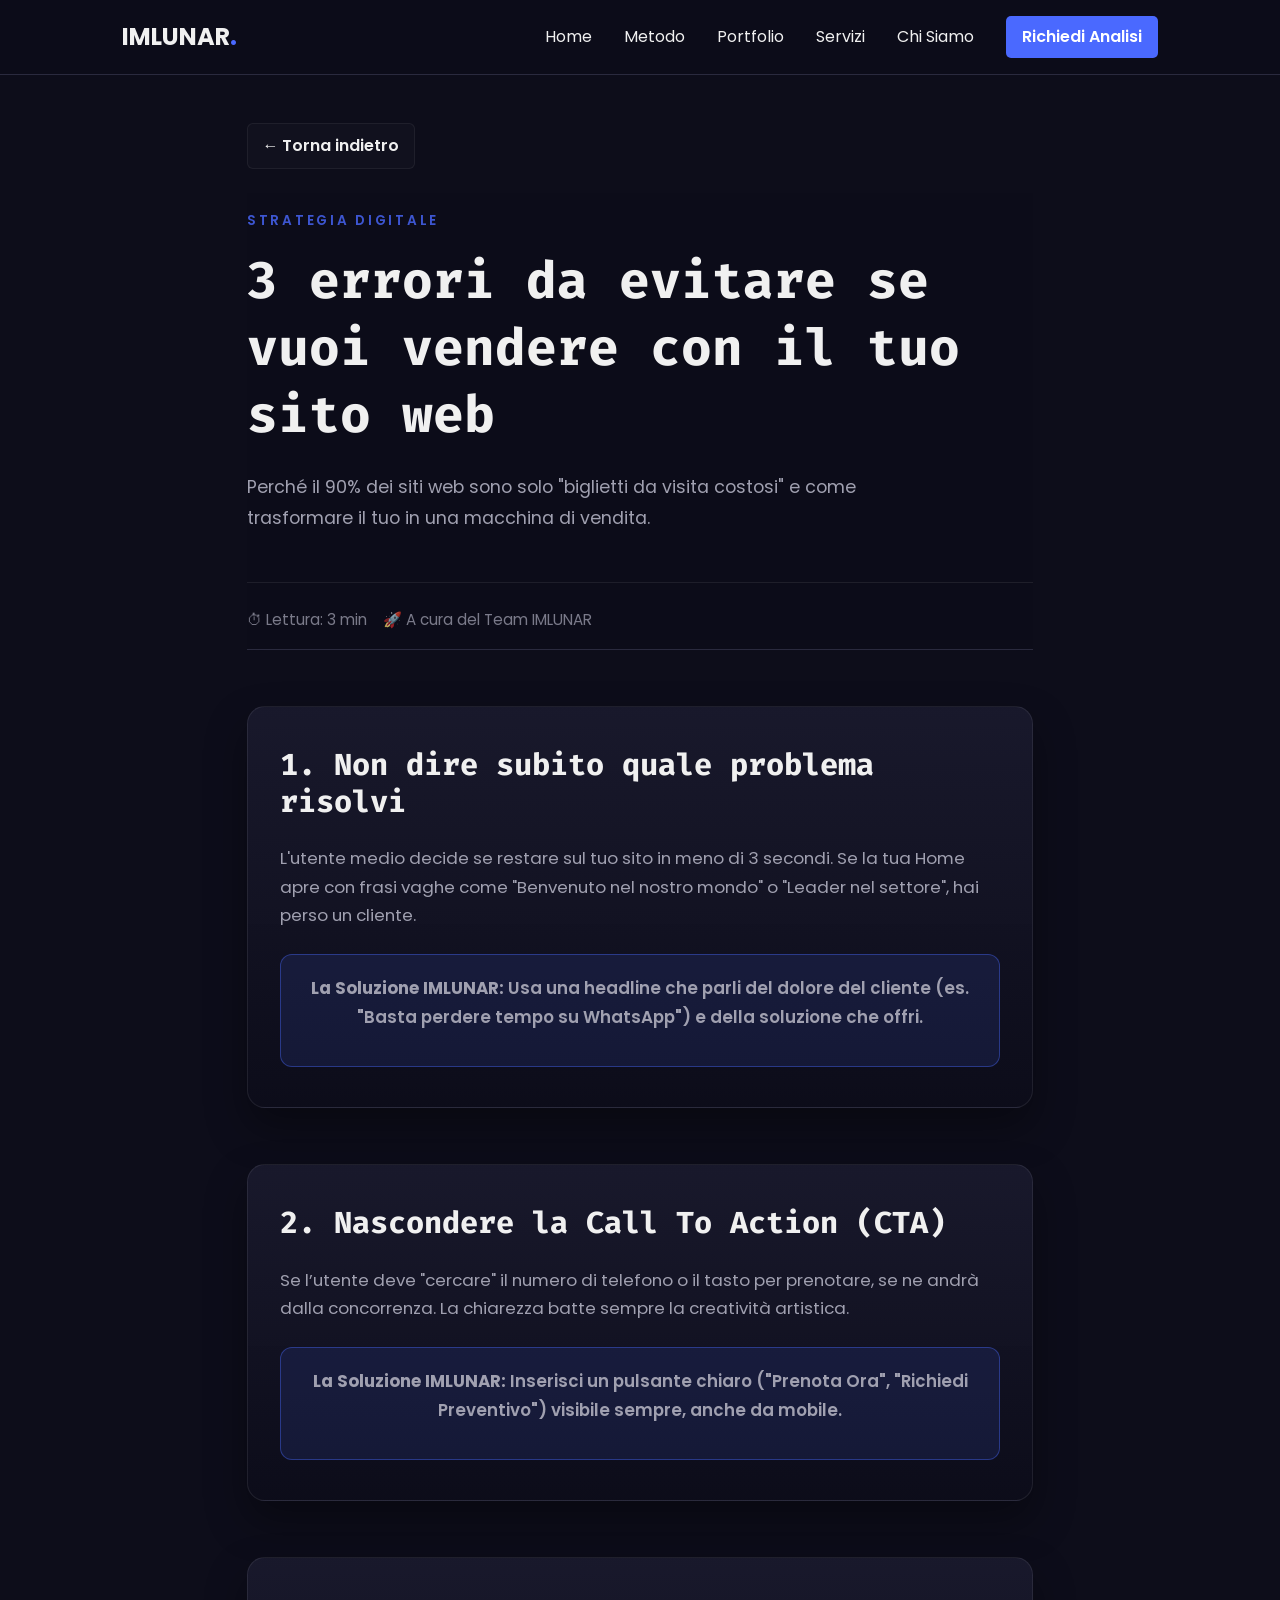
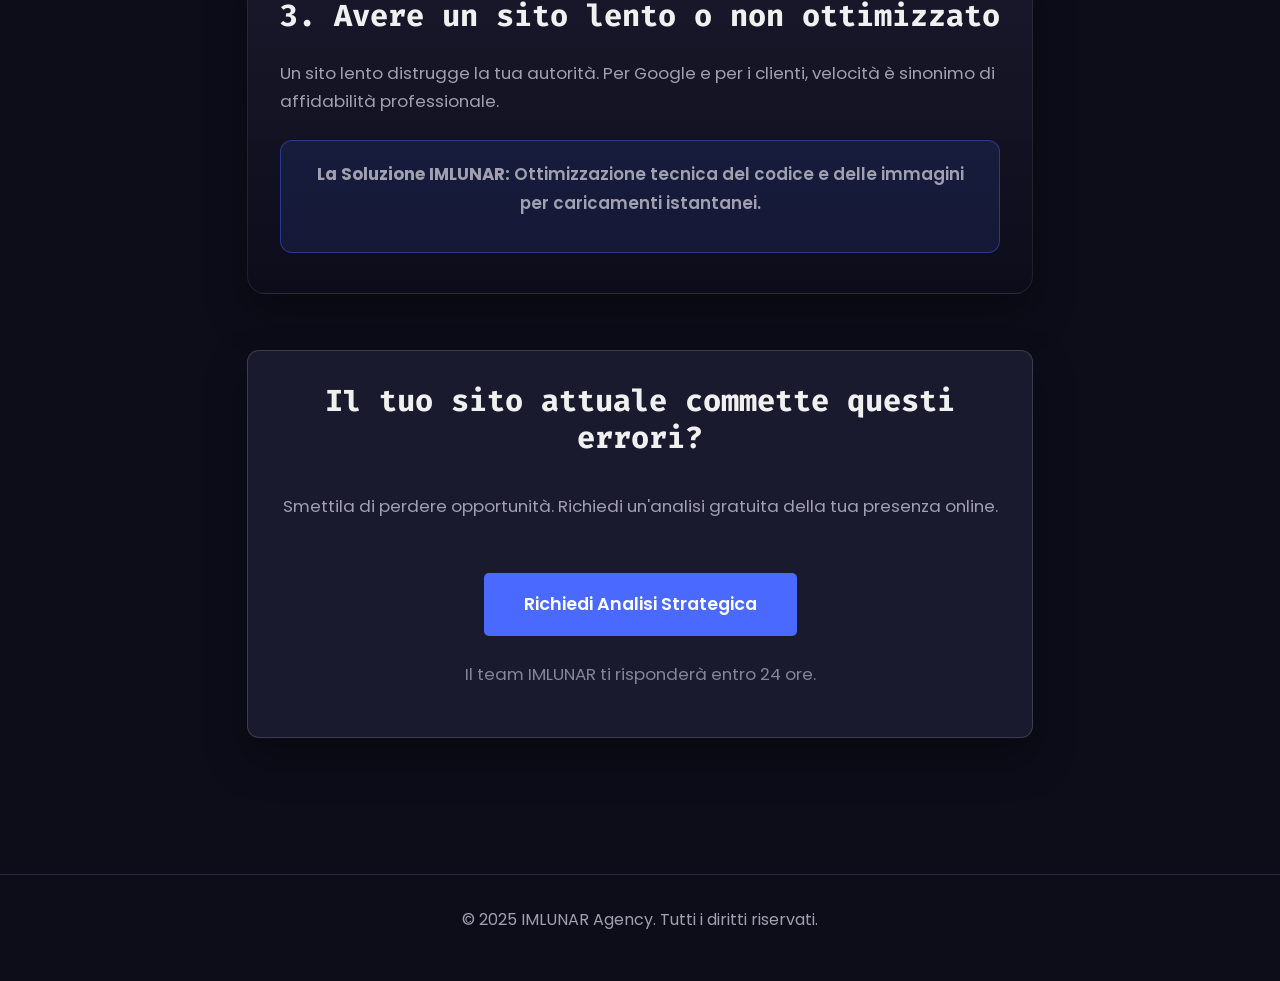
<file: articolo-errori-sito.html>
<!DOCTYPE html>
<html lang="it">

<head>
    <meta charset="UTF-8" />
    <meta name="viewport" content="width=device-width, initial-scale=1.0" />

    <title>3 errori da evitare se vuoi vendere con il tuo sito web | IMLUNAR Agency</title>
    <link rel="icon" type="image/svg+xml" href="favicon.svg">

    <meta name="description"
        content="I tre errori più comuni che impediscono a un sito web di generare clienti e risultati. Mini-guida pratica di IMLUNAR Agency.">

    <meta name="keywords"
        content="errori sito web, sito che non converte, migliorare sito web, vendere con sito, ottimizzare sito web">

    <link rel="stylesheet" href="style.css" />
</head>

<body>

    <header>
        <nav class="container" aria-label="Navigazione principale">
            <a href="index.html" class="logo">IMLUNAR<span style="color:var(--accent-color);">.</span></a>

            <button class="nav-toggle" aria-expanded="false" aria-label="Apri menu" aria-controls="primary-navigation">
                <span class="bar"></span>
                <span class="bar"></span>
                <span class="bar"></span>
            </button>

            <div class="nav-menu" id="primary-navigation">
                <ul>
                    <li><a href="index.html#hero">Home</a></li>
                    <li><a href="index.html#metodo">Metodo</a></li>
                    <li><a href="index.html#progetti">Portfolio</a></li>
                    <li><a href="index.html#servizi">Servizi</a></li>
                    <li><a href="index.html#chi-siamo">Chi Siamo</a></li>
                </ul>
                <a href="index.html#contatti" class="nav-cta">Richiedi Analisi</a>
            </div>
        </nav>
    </header>

    <main class="blog-article container">
        <a href="index.html" class="back-btn" onclick="history.back(); return false;" aria-label="Torna alla pagina precedente">&#8592; Torna indietro</a>
        <header class="blog-hero">
            <p class="blog-eyebrow">Strategia Digitale</p>

            <h1>3 errori da evitare se vuoi vendere con il tuo sito web</h1>

            <p class="section-subtitle">
                Perché il 90% dei siti web sono solo "biglietti da visita costosi" e come trasformare il tuo in una macchina di vendita.
            </p>

            <div class="blog-meta">
                <span>⏱ Lettura: 3 min</span>
                <span>🚀 A cura del Team IMLUNAR</span>
            </div>
        </header>

        <article>

            <section class="blog-section">
                <h2>1. Non dire subito quale problema risolvi</h2>
                <p>
                    L'utente medio decide se restare sul tuo sito in meno di 3 secondi. Se la tua Home apre con frasi vaghe come "Benvenuto nel nostro mondo" o "Leader nel settore", hai perso un cliente.
                </p>

                <div class="blog-highlight">
                    <p><strong>La Soluzione IMLUNAR:</strong> Usa una headline che parli del dolore del cliente (es. "Basta perdere tempo su WhatsApp") e della soluzione che offri.</p>
                </div>
            </section>

            <section class="blog-section">
                <h2>2. Nascondere la Call To Action (CTA)</h2>
                <p>
                    Se l’utente deve "cercare" il numero di telefono o il tasto per prenotare, se ne andrà dalla concorrenza. La chiarezza batte sempre la creatività artistica.
                </p>

                <div class="blog-highlight">
                    <p><strong>La Soluzione IMLUNAR:</strong> Inserisci un pulsante chiaro ("Prenota Ora", "Richiedi Preventivo") visibile sempre, anche da mobile.</p>
                </div>
            </section>

            <section class="blog-section">
                <h2>3. Avere un sito lento o non ottimizzato</h2>
                <p>
                    Un sito lento distrugge la tua autorità. Per Google e per i clienti, velocità è sinonimo di affidabilità professionale.
                </p>

                <div class="blog-highlight">
                    <p><strong>La Soluzione IMLUNAR:</strong> Ottimizzazione tecnica del codice e delle immagini per caricamenti istantanei.</p>
                </div>
            </section>
            
            <section class="blog-section blog-cta">
                <h2>Il tuo sito attuale commette questi errori?</h2>
                <p>Smettila di perdere opportunità. Richiedi un'analisi gratuita della tua presenza online.</p>

                <a href="index.html#contatti" class="btn btn-primary btn-contact">
                    Richiedi Analisi Strategica
                </a>

                <p class="cta-note">Il team IMLUNAR ti risponderà entro 24 ore.</p>
            </section>

        </article>
    </main>

    <footer>
        <p>&copy; 2025 IMLUNAR Agency. Tutti i diritti riservati.</p>
    </footer>

    <script src="script.js"></script>
</body>

</html>
</file>
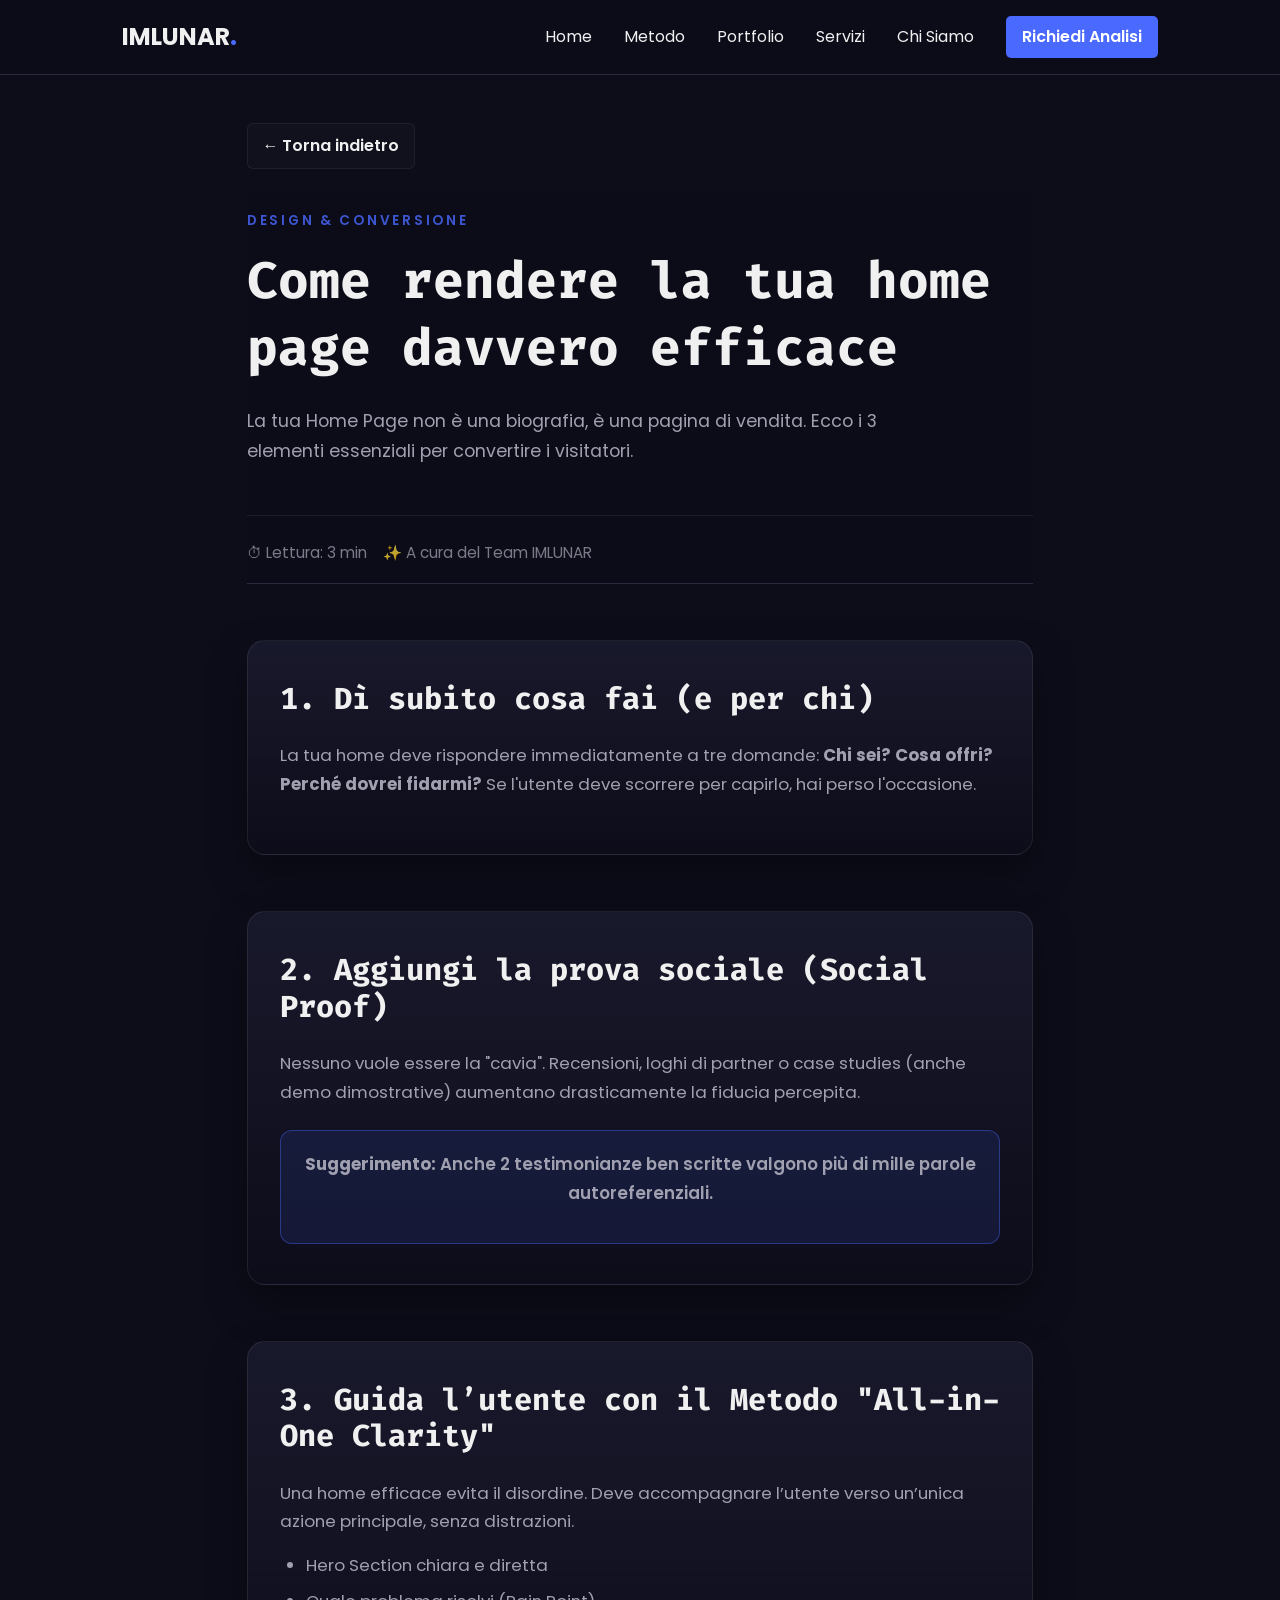
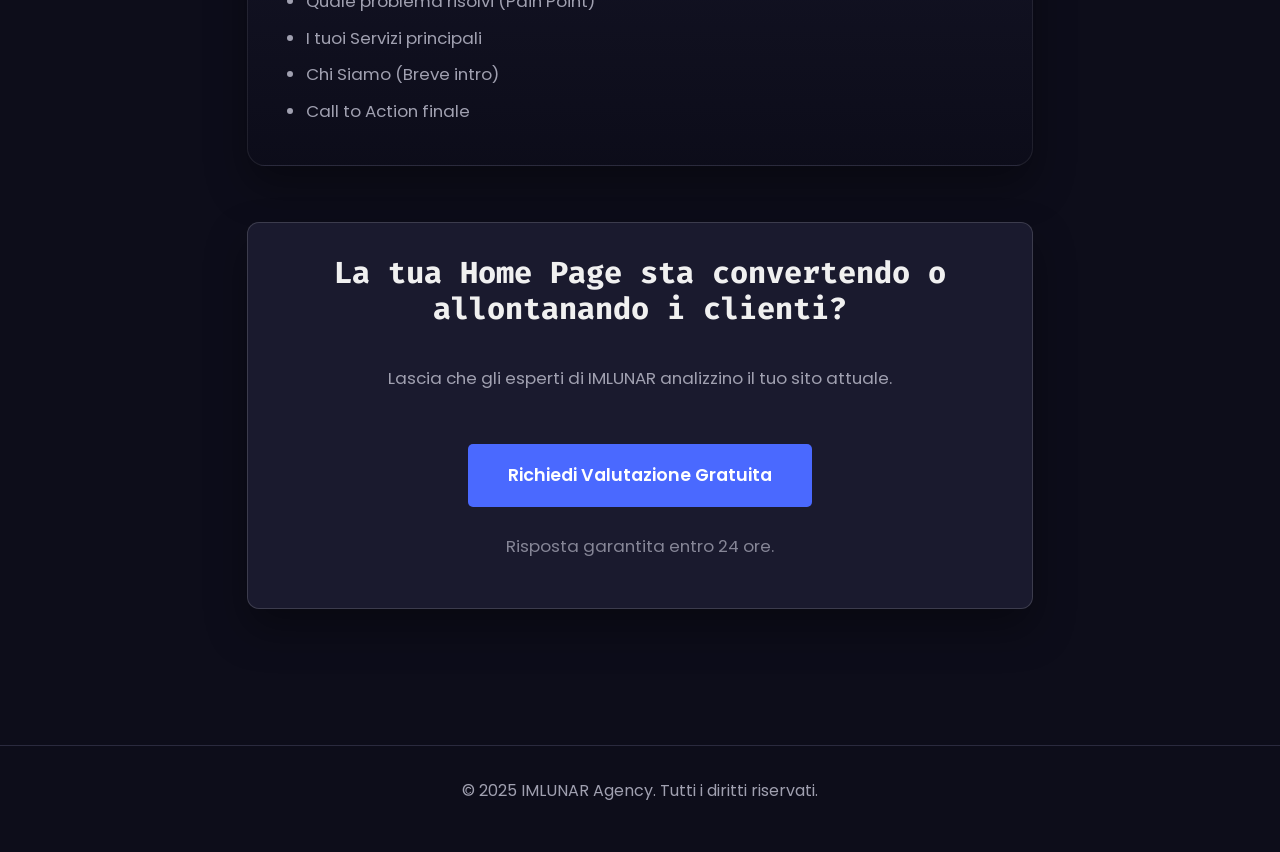
<file: articolo-homepage-efficace.html>
<!DOCTYPE html>
<html lang="it">

<head>
    <meta charset="UTF-8" />
    <meta name="viewport" content="width=device-width, initial-scale=1.0" />

    <title>Come rendere la tua home page davvero efficace | IMLUNAR Agency</title>
    <link rel="icon" type="image/svg+xml" href="favicon.svg">

    <meta name="description"
        content="Scopri i tre elementi fondamentali che rendono una home page chiara, professionale ed efficace. I consigli di IMLUNAR Agency.">

    <meta name="keywords"
        content="home page efficace, migliorare homepage, sito che converte, struttura home page, web design chiaro">

    <link rel="stylesheet" href="style.css" />
</head>

<body>

    <header>
        <nav class="container" aria-label="Navigazione principale">
            <a href="index.html" class="logo">IMLUNAR<span style="color:var(--accent-color);">.</span></a>

            <button class="nav-toggle" aria-expanded="false" aria-label="Apri menu" aria-controls="primary-navigation">
                <span class="bar"></span>
                <span class="bar"></span>
                <span class="bar"></span>
            </button>

            <div class="nav-menu" id="primary-navigation">
                <ul>
                    <li><a href="index.html#hero">Home</a></li>
                    <li><a href="index.html#metodo">Metodo</a></li>
                    <li><a href="index.html#progetti">Portfolio</a></li>
                    <li><a href="index.html#servizi">Servizi</a></li>
                    <li><a href="index.html#chi-siamo">Chi Siamo</a></li>
                </ul>
                <a href="index.html#contatti" class="nav-cta">Richiedi Analisi</a>
            </div>
        </nav>
    </header>

    <main class="blog-article container">
        <a href="index.html" class="back-btn" onclick="history.back(); return false;" aria-label="Torna alla pagina precedente">&#8592; Torna indietro</a>
        <header class="blog-hero">
            <p class="blog-eyebrow">Design & Conversione</p>

            <h1>Come rendere la tua home page davvero efficace</h1>

            <p class="section-subtitle">
                La tua Home Page non è una biografia, è una pagina di vendita. Ecco i 3 elementi essenziali per convertire i visitatori.
            </p>

            <div class="blog-meta">
                <span>⏱ Lettura: 3 min</span>
                <span>✨ A cura del Team IMLUNAR</span>
            </div>
        </header>

        <article>

            <section class="blog-section">
                <h2>1. Dì subito cosa fai (e per chi)</h2>
                <p>
                    La tua home deve rispondere immediatamente a tre domande:
                    <strong>Chi sei? Cosa offri? Perché dovrei fidarmi?</strong>
                    Se l'utente deve scorrere per capirlo, hai perso l'occasione.
                </p>
            </section>

            <section class="blog-section">
                <h2>2. Aggiungi la prova sociale (Social Proof)</h2>
                <p>
                    Nessuno vuole essere la "cavia". Recensioni, loghi di partner o case studies (anche demo dimostrative) aumentano drasticamente la fiducia percepita.
                </p>

                <div class="blog-highlight">
                    <p><strong>Suggerimento:</strong> Anche 2 testimonianze ben scritte valgono più di mille parole autoreferenziali.</p>
                </div>
            </section>

            <section class="blog-section">
                <h2>3. Guida l’utente con il Metodo "All-in-One Clarity"</h2>
                <p>
                    Una home efficace evita il disordine. Deve accompagnare l’utente verso un’unica azione principale, senza distrazioni.
                </p>

                <ul class="blog-list">
                    <li>Hero Section chiara e diretta</li>
                    <li>Quale problema risolvi (Pain Point)</li>
                    <li>I tuoi Servizi principali</li>
                    <li>Chi Siamo (Breve intro)</li>
                    <li>Call to Action finale</li>
                </ul>
            </section>

            <section class="blog-section blog-cta">
                <h2>La tua Home Page sta convertendo o allontanando i clienti?</h2>
                <p>Lascia che gli esperti di IMLUNAR analizzino il tuo sito attuale.</p>

                <a href="index.html#contatti" class="btn btn-primary btn-contact">
                    Richiedi Valutazione Gratuita
                </a>

                <p class="cta-note">Risposta garantita entro 24 ore.</p>
            </section>

        </article>
    </main>

    <footer>
        <p>&copy; 2025 IMLUNAR Agency. Tutti i diritti riservati.</p>
    </footer>

    <script src="script.js"></script>
</body>

</html>
</file>
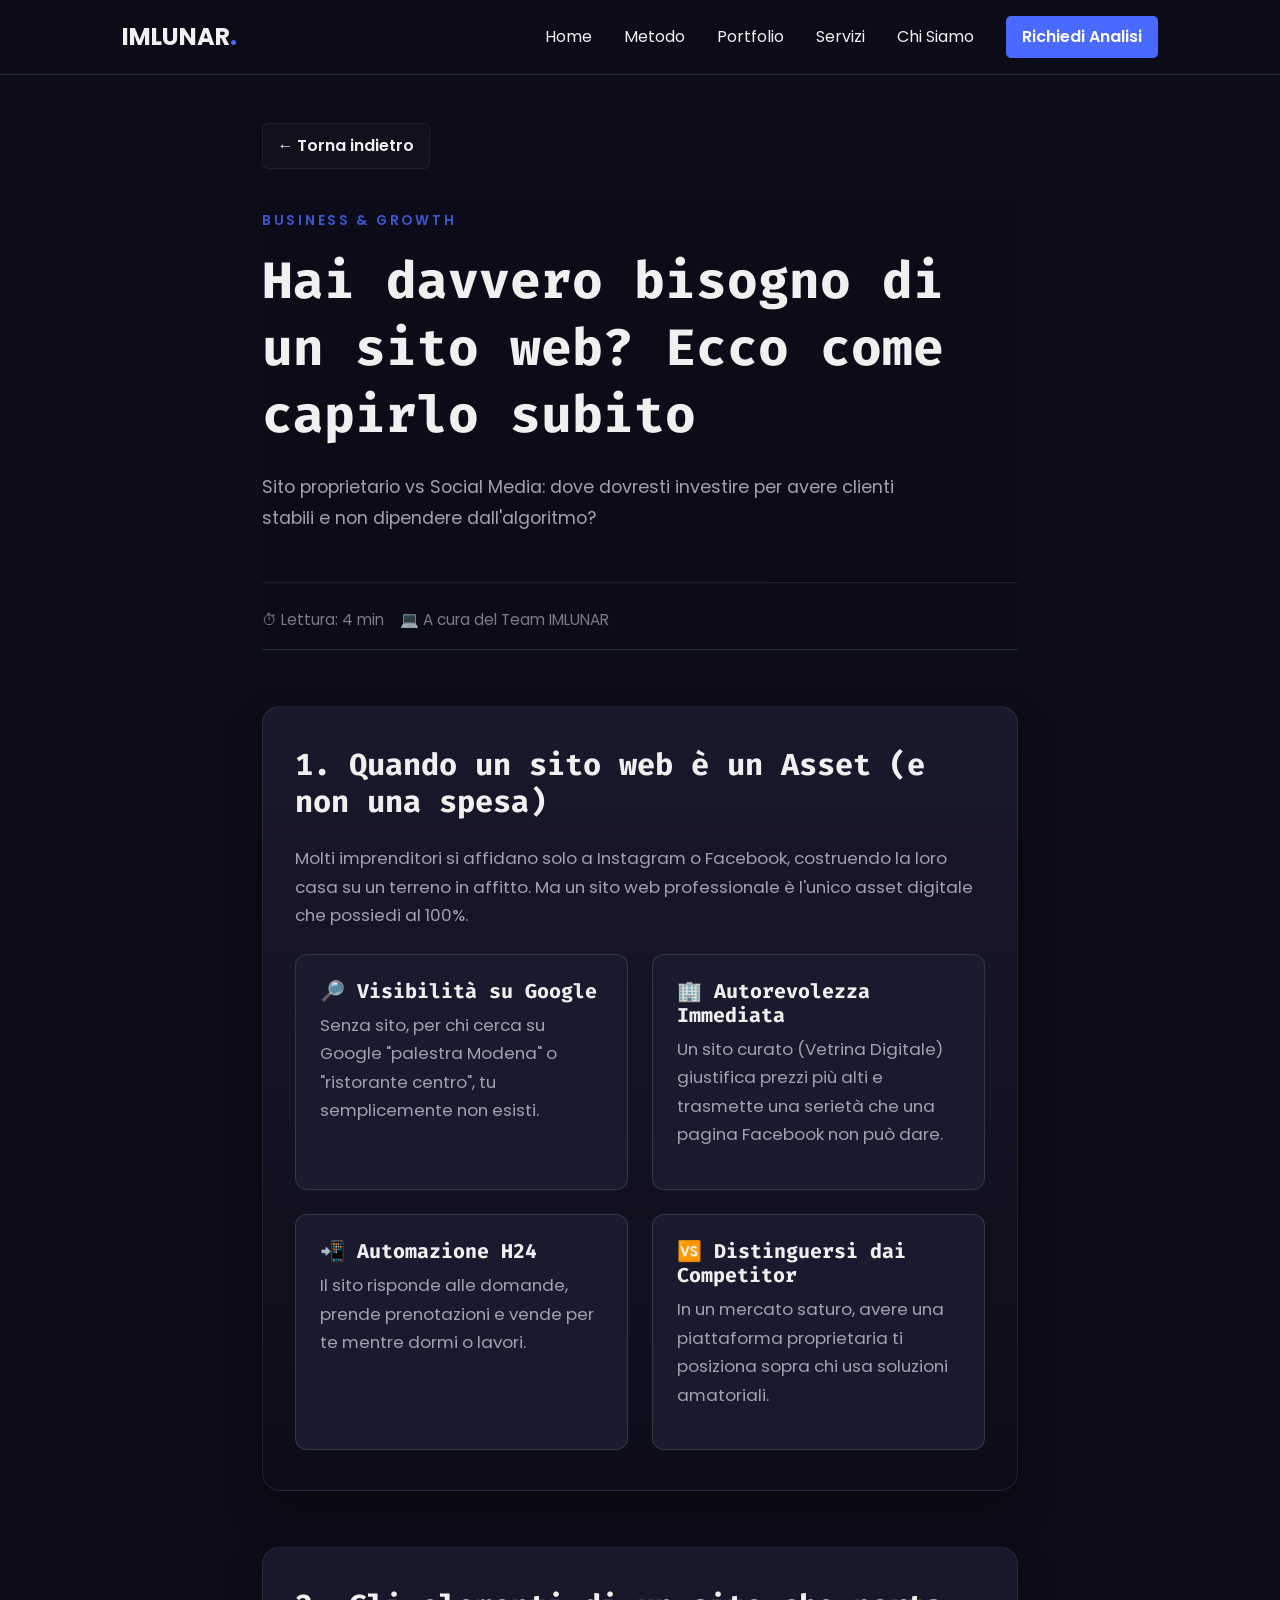
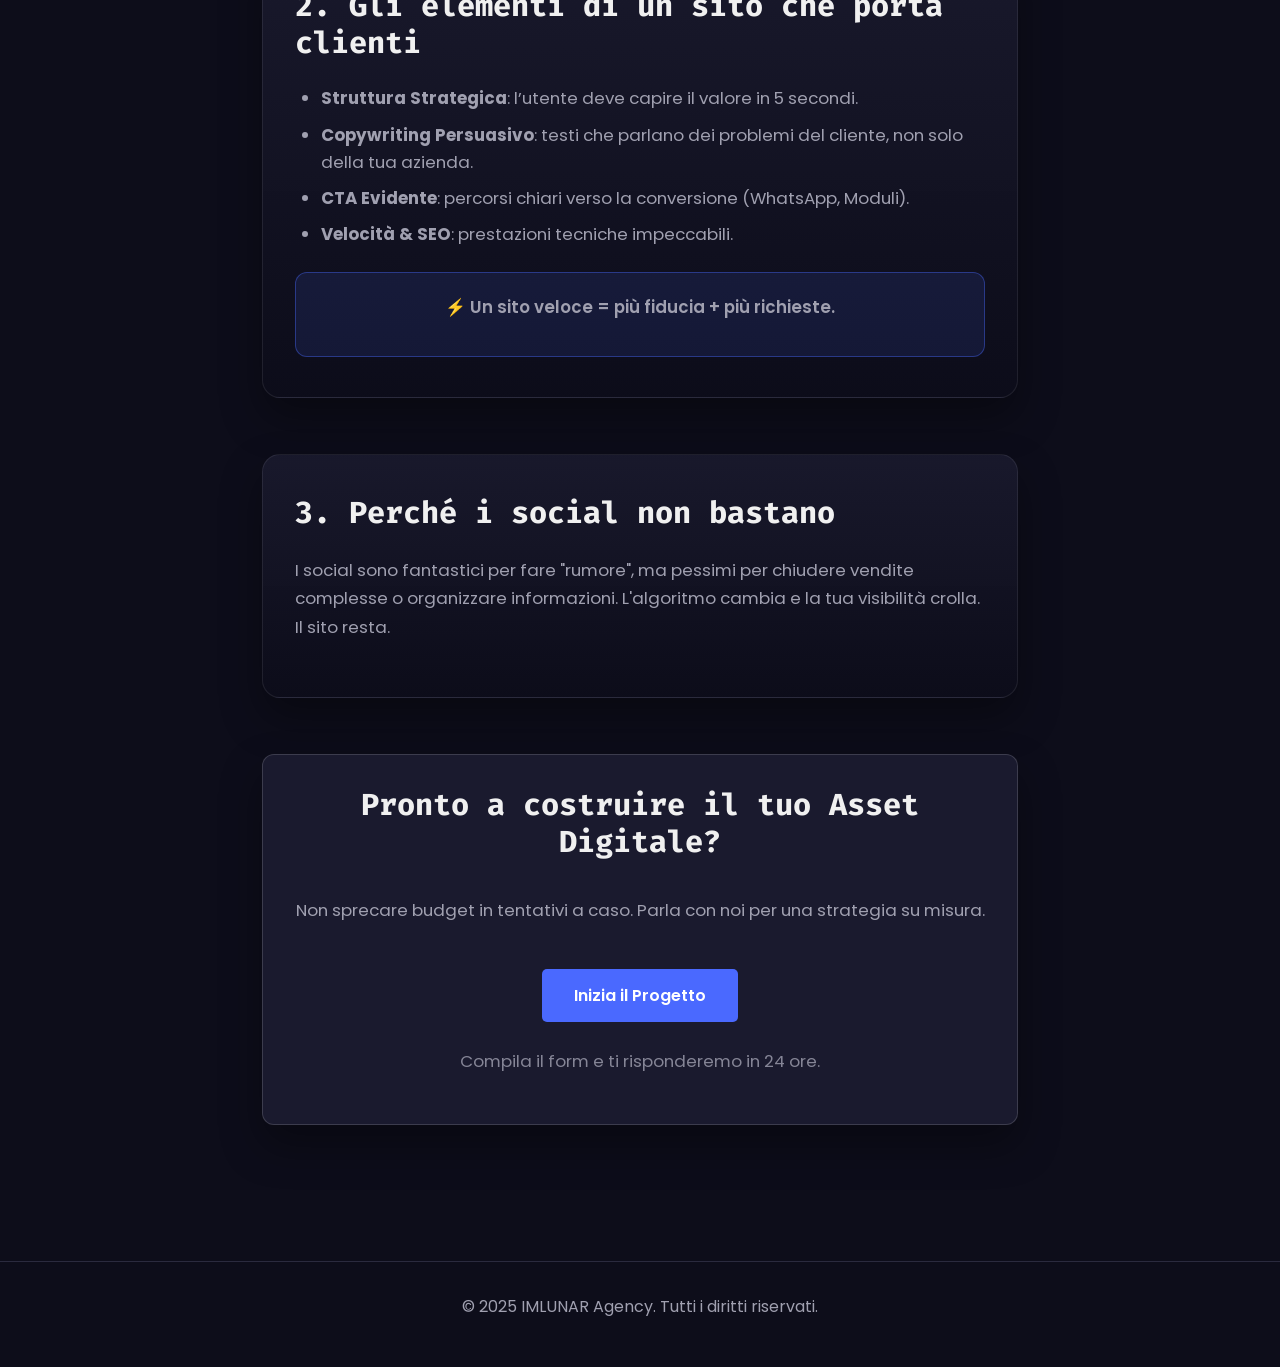
<file: articolo1-sito-web.html>
<!DOCTYPE html>
<html lang="it">

<head>
    <meta charset="UTF-8" />
    <meta name="viewport" content="width=device-width, initial-scale=1.0" />

    <title>Hai davvero bisogno di un sito web? | IMLUNAR Agency</title>
    <link rel="icon" type="image/svg+xml" href="favicon.svg">

    <meta name="description"
        content="Guida rapida per capire se la tua attività ha davvero bisogno di un sito web professionale o se bastano i social. L'analisi di IMLUNAR Agency.">
    <meta name="keywords"
        content="sito web professionale, creare sito web, sito per attività locali, social vs sito web, IMLUNAR agency">

    <link rel="stylesheet" href="style.css" />
</head>

<body class="blog-page">

    <header>
        <nav class="container" aria-label="Navigazione principale">
            <a href="index.html" class="logo">IMLUNAR<span style="color:var(--accent-color);">.</span></a>

            <button class="nav-toggle" aria-expanded="false" aria-label="Apri menu" aria-controls="primary-navigation">
                <span class="bar"></span>
                <span class="bar"></span>
                <span class="bar"></span>
            </button>

            <div class="nav-menu" id="primary-navigation">
                <ul>
                    <li><a href="index.html#hero">Home</a></li>
                    <li><a href="index.html#metodo">Metodo</a></li>
                    <li><a href="index.html#progetti">Portfolio</a></li>
                    <li><a href="index.html#servizi">Servizi</a></li>
                    <li><a href="index.html#chi-siamo">Chi Siamo</a></li>
                </ul>
                <a href="index.html#contatti" class="nav-cta">Richiedi Analisi</a>
            </div>
        </nav>
    </header>

    <main class="blog-article container">
        <a href="index.html" class="back-btn" onclick="history.back(); return false;" aria-label="Torna alla pagina precedente">&#8592; Torna indietro</a>
        <header class="blog-hero">
            <p class="blog-eyebrow">Business & Growth</p>

            <h1>Hai davvero bisogno di un sito web? Ecco come capirlo subito</h1>

            <p class="section-subtitle">
                Sito proprietario vs Social Media: dove dovresti investire per avere clienti stabili e non dipendere dall'algoritmo?
            </p>

            <div class="blog-meta">
                <span>⏱ Lettura: 4 min</span>
                <span>💻 A cura del Team IMLUNAR</span>
            </div>
        </header>

        <article>
            <section class="blog-section">
                <h2>1. Quando un sito web è un Asset (e non una spesa)</h2>
                <p>Molti imprenditori si affidano solo a Instagram o Facebook, costruendo la loro casa su un terreno in affitto. Ma un sito web professionale è l'unico asset digitale che possiedi al 100%.</p>

                <div class="blog-grid-2">
                    <div class="blog-box">
                        <h3>🔎 Visibilità su Google</h3>
                        <p>Senza sito, per chi cerca su Google "palestra Modena" o "ristorante centro", tu semplicemente non esisti.</p>
                    </div>

                    <div class="blog-box">
                        <h3>🏢 Autorevolezza Immediata</h3>
                        <p>Un sito curato (Vetrina Digitale) giustifica prezzi più alti e trasmette una serietà che una pagina Facebook non può dare.</p>
                    </div>

                    <div class="blog-box">
                        <h3>📲 Automazione H24</h3>
                        <p>Il sito risponde alle domande, prende prenotazioni e vende per te mentre dormi o lavori.</p>
                    </div>

                    <div class="blog-box">
                        <h3>🆚 Distinguersi dai Competitor</h3>
                        <p>In un mercato saturo, avere una piattaforma proprietaria ti posiziona sopra chi usa soluzioni amatoriali.</p>
                    </div>
                </div>
            </section>

            <section class="blog-section">
                <h2>2. Gli elementi di un sito che porta clienti</h2>

                <ul class="blog-list">
                    <li><strong>Struttura Strategica</strong>: l’utente deve capire il valore in 5 secondi.</li>
                    <li><strong>Copywriting Persuasivo</strong>: testi che parlano dei problemi del cliente, non solo della tua azienda.</li>
                    <li><strong>CTA Evidente</strong>: percorsi chiari verso la conversione (WhatsApp, Moduli).</li>
                    <li><strong>Velocità & SEO</strong>: prestazioni tecniche impeccabili.</li>
                </ul>

                <div class="blog-highlight">
                    <p>⚡ Un sito veloce = più fiducia + più richieste.</p>
                </div>
            </section>

            <section class="blog-section">
                <h2>3. Perché i social non bastano</h2>
                <p>I social sono fantastici per fare "rumore", ma pessimi per chiudere vendite complesse o organizzare informazioni. L'algoritmo cambia e la tua visibilità crolla. Il sito resta.</p>
            </section>

            <section class="blog-section blog-cta">
                <h2>Pronto a costruire il tuo Asset Digitale?</h2>
                <p>Non sprecare budget in tentativi a caso. Parla con noi per una strategia su misura.</p>

                <a href="index.html#contatti" class="btn btn-primary" style="margin-top:1rem;">
                    Inizia il Progetto
                </a>

                <p class="cta-note">Compila il form e ti risponderemo in 24 ore.</p>
            </section>

        </article>
    </main>

    <footer>
        <p>&copy; 2025 IMLUNAR Agency. Tutti i diritti riservati.</p>
    </footer>

    <script src="script.js"></script>
</body>

</html>
</file>
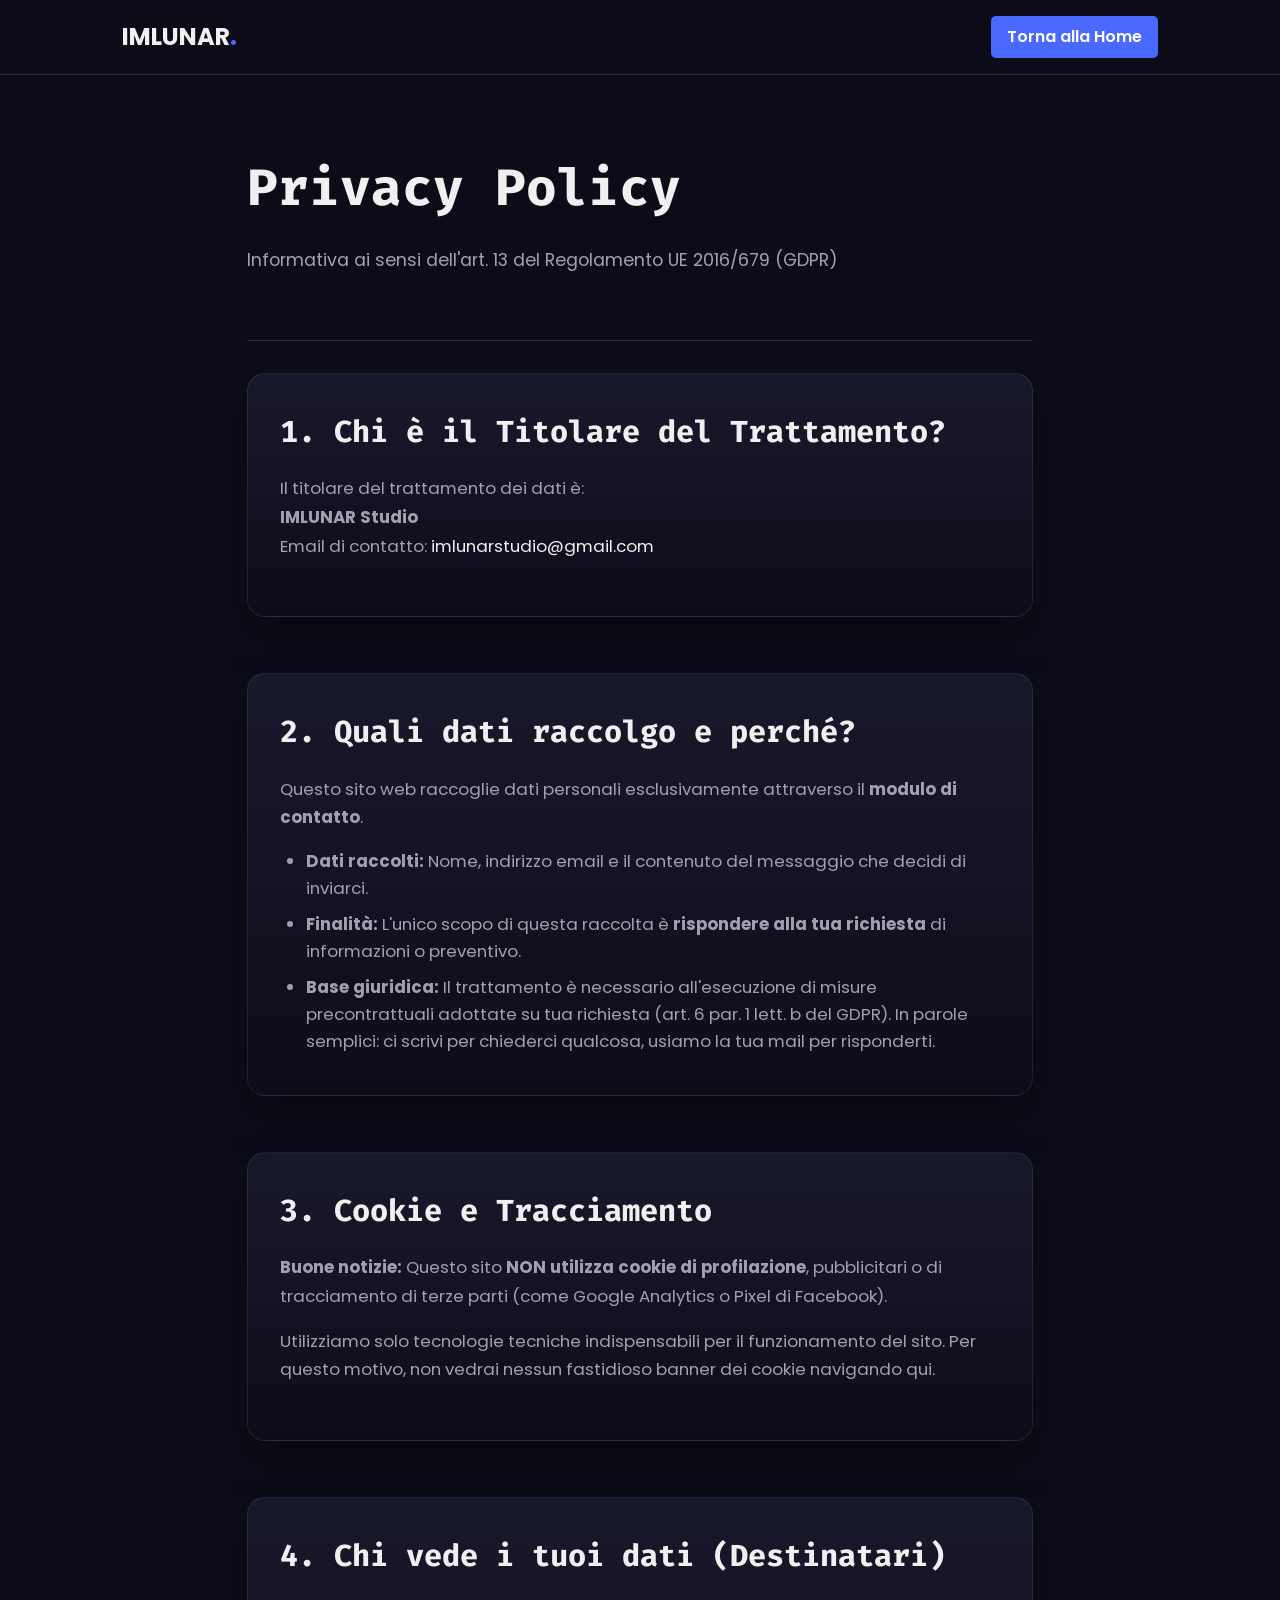
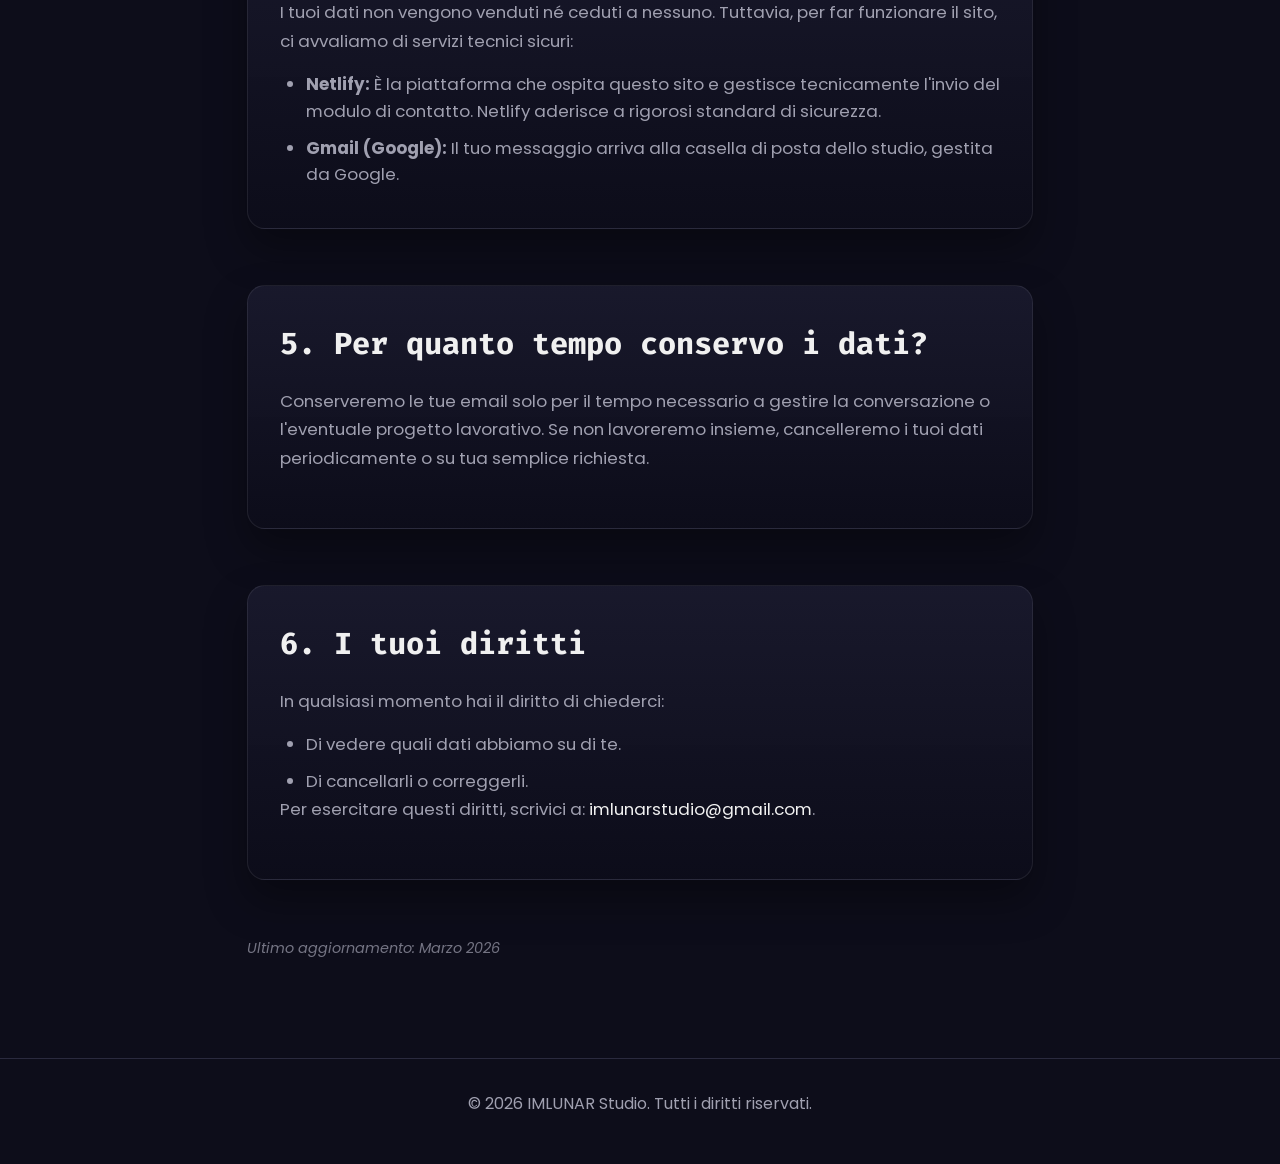
<file: privacy.html>
<!DOCTYPE html>
<html lang="it">

<head>
    <meta charset="UTF-8" />
    <meta name="viewport" content="width=device-width, initial-scale=1.0" />
    <title>Privacy Policy | IMLUNAR Studio</title>
    <link rel="icon" type="image/svg+xml" href="favicon.svg">
    <meta name="robots" content="noindex">
    <link rel="stylesheet" href="style.css" />
</head>

<body>

    <header>
        <nav class="container" aria-label="Navigazione principale">
            <a href="index.html" class="logo">IMLUNAR<span style="color:var(--accent-color);">.</span></a>
            <div class="nav-menu">
                <a href="index.html" class="nav-cta">Torna alla Home</a>
            </div>
        </nav>
    </header>

    <main class="blog-article container">
        <header class="blog-hero" style="margin-bottom: 2rem;">
            <h1>Privacy Policy</h1>
            <p class="section-subtitle">Informativa ai sensi dell'art. 13 del Regolamento UE 2016/679 (GDPR)</p>
        </header>

        <article>
            <section class="blog-section">
                <h2>1. Chi è il Titolare del Trattamento?</h2>
                <p>
                    Il titolare del trattamento dei dati è:<br>
                    <strong>IMLUNAR Studio</strong><br>
                    Email di contatto: <a href="mailto:imlunarstudio@gmail.com">imlunarstudio@gmail.com</a>
                </p>
            </section>

            <section class="blog-section">
                <h2>2. Quali dati raccolgo e perché?</h2>
                <p>
                    Questo sito web raccoglie dati personali esclusivamente attraverso il <strong>modulo di contatto</strong>.
                </p>
                <ul class="blog-list">
                    <li><strong>Dati raccolti:</strong> Nome, indirizzo email e il contenuto del messaggio che decidi di inviarci.</li>
                    <li><strong>Finalità:</strong> L'unico scopo di questa raccolta è <strong>rispondere alla tua richiesta</strong> di informazioni o preventivo.</li>
                    <li><strong>Base giuridica:</strong> Il trattamento è necessario all'esecuzione di misure precontrattuali adottate su tua richiesta (art. 6 par. 1 lett. b del GDPR). In parole semplici: ci scrivi per chiederci qualcosa, usiamo la tua mail per risponderti.</li>
                </ul>
            </section>

            <section class="blog-section">
                <h2>3. Cookie e Tracciamento</h2>
                <p>
                    <strong>Buone notizie:</strong> Questo sito <strong>NON utilizza cookie di profilazione</strong>, pubblicitari o di tracciamento di terze parti (come Google Analytics o Pixel di Facebook).
                </p>
                <p>
                    Utilizziamo solo tecnologie tecniche indispensabili per il funzionamento del sito. Per questo motivo, non vedrai nessun fastidioso banner dei cookie navigando qui.
                </p>
            </section>

            <section class="blog-section">
                <h2>4. Chi vede i tuoi dati (Destinatari)</h2>
                <p>
                    I tuoi dati non vengono venduti né ceduti a nessuno. Tuttavia, per far funzionare il sito, ci avvaliamo di servizi tecnici sicuri:
                </p>
                <ul class="blog-list">
                    <li><strong>Netlify:</strong> È la piattaforma che ospita questo sito e gestisce tecnicamente l'invio del modulo di contatto. Netlify aderisce a rigorosi standard di sicurezza.</li>
                    <li><strong>Gmail (Google):</strong> Il tuo messaggio arriva alla casella di posta dello studio, gestita da Google.</li>
                </ul>
            </section>

            <section class="blog-section">
                <h2>5. Per quanto tempo conservo i dati?</h2>
                <p>
                    Conserveremo le tue email solo per il tempo necessario a gestire la conversazione o l'eventuale progetto lavorativo. Se non lavoreremo insieme, cancelleremo i tuoi dati periodicamente o su tua semplice richiesta.
                </p>
            </section>

            <section class="blog-section">
                <h2>6. I tuoi diritti</h2>
                <p>
                    In qualsiasi momento hai il diritto di chiederci:
                </p>
                <ul class="blog-list">
                    <li>Di vedere quali dati abbiamo su di te.</li>
                    <li>Di cancellarli o correggerli.</li>
                </ul>
                <p>Per esercitare questi diritti, scrivici a: <a href="mailto:imlunarstudio@gmail.com">imlunarstudio@gmail.com</a>.</p>
            </section>

            <p style="margin-top: 3rem; font-size: 0.9rem; opacity: 0.7;">
                <em>Ultimo aggiornamento: Marzo 2026</em>
            </p>

        </article>
    </main>

    <footer>
        <div class="container footer-content">
            <div></div>
            <p>&copy; 2026 IMLUNAR Studio. Tutti i diritti riservati.</p>
            <div></div>
        </div>
    </footer>

</body>
</html>
</file>
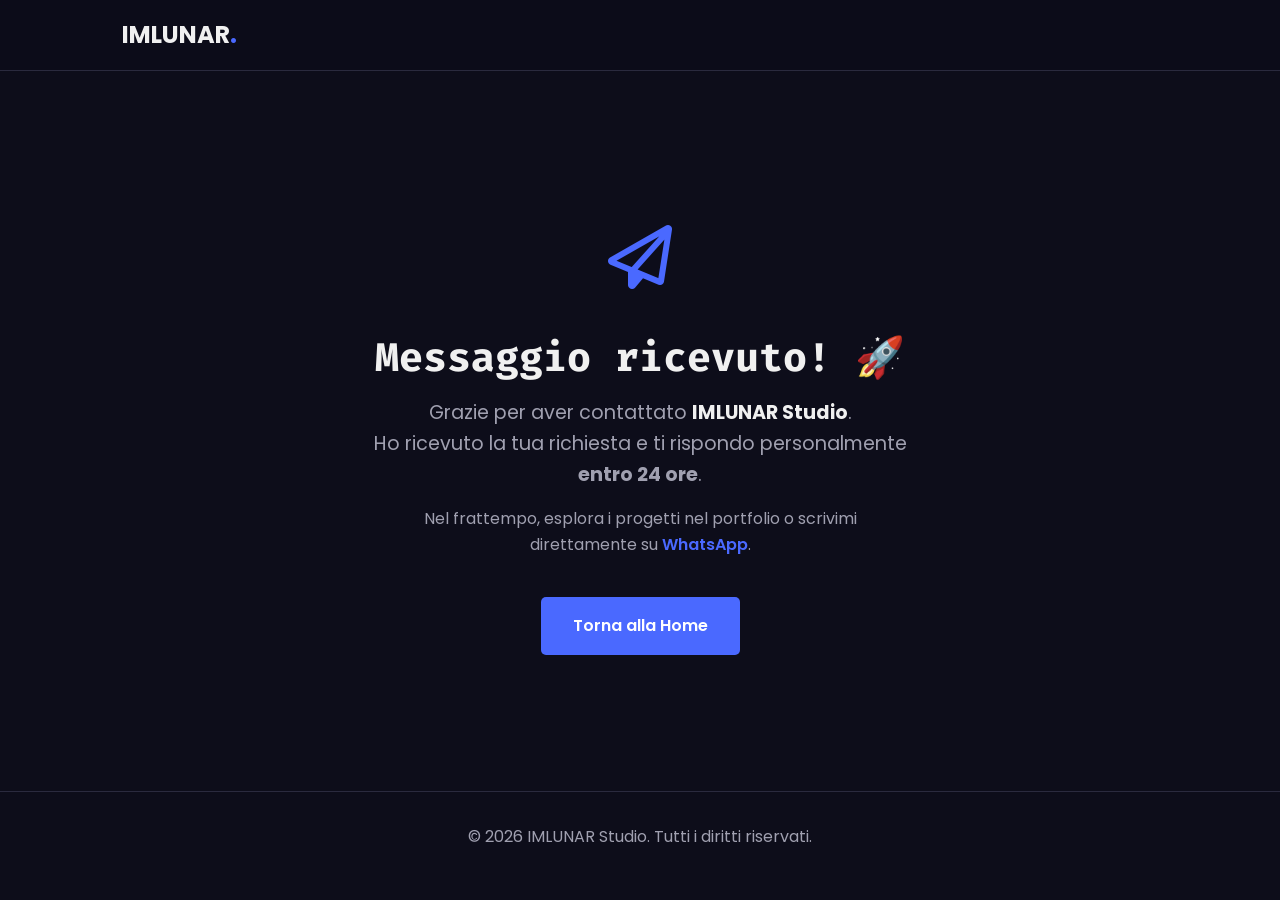
<file: success.html>
<!DOCTYPE html>
<html lang="it">

<head>
    <meta charset="UTF-8">
    <meta name="viewport" content="width=device-width, initial-scale=1.0">
    <title>Messaggio Inviato | IMLUNAR Studio</title>
    <meta name="robots" content="noindex">
    <link rel="stylesheet" href="style.css">
    <link rel="icon" type="image/svg+xml" href="favicon.svg">
    <link rel="stylesheet" href="https://cdnjs.cloudflare.com/ajax/libs/font-awesome/6.5.2/css/all.min.css">
</head>

<body>

    <header>
        <nav class="container" aria-label="Navigazione principale">
            <a href="index.html" class="logo">IMLUNAR<span style="color:var(--accent-color);">.</span></a>
        </nav>
    </header>

    <main class="container" style="min-height: 80vh; display: flex; align-items: center; justify-content: center; text-align: center;">

        <div style="max-width: 600px; padding: 2rem;">

            <div style="font-size: 4rem; color: var(--accent-color); margin-bottom: 1.5rem;">
                <i class="fa-regular fa-paper-plane"></i>
            </div>

            <h1 style="font-size: 2.5rem; margin-bottom: 1rem;">Messaggio ricevuto! 🚀</h1>

            <p style="font-size: 1.2rem; color: var(--secondary-text-color); margin-bottom: 1rem;">
                Grazie per aver contattato <strong style="color: var(--text-color);">IMLUNAR Studio</strong>.<br>
                Ho ricevuto la tua richiesta e ti rispondo personalmente <strong>entro 24 ore</strong>.
            </p>

            <p style="font-size: 1rem; color: var(--secondary-text-color); margin-bottom: 2.5rem;">
                Nel frattempo, esplora i progetti nel portfolio o scrivimi direttamente su
                <a href="https://wa.me/393447896683" target="_blank" style="color: var(--accent-color); font-weight: 600;">WhatsApp</a>.
            </p>

            <a href="index.html" class="btn btn-primary" style="padding: 1rem 2rem;">
                Torna alla Home
            </a>

        </div>

    </main>

    <footer>
        <div class="container footer-content">
            <div></div>
            <p>&copy; 2026 IMLUNAR Studio. Tutti i diritti riservati.</p>
            <div></div>
        </div>
    </footer>

</body>
</html>
</file>
<file: style.css>
/* Importazione Font */
@import url('https://fonts.googleapis.com/css2?family=Fira+Code:wght@500;700&family=Poppins:wght@400;600&display=swap');

/* Variabili Colori */
:root {
    --bg-color: #0d0d1a;
    --primary-color: #1a1a2e;
    --accent-color: #4a69ff;
    --text-color: #f0f0f0;
    --secondary-text-color: #a0a0b0;
    --header-height: 78px;
}

/* Stili Globali */
* { margin: 0; padding: 0; box-sizing: border-box; }
html { scroll-behavior: smooth; }
body { font-family: 'Poppins', sans-serif; background-color: var(--bg-color); color: var(--text-color); line-height: 1.6; }
.container { max-width: 1100px; margin: 0 auto; padding: 0 2rem; }
h1, h2, h3 { font-family: 'Fira Code', monospace; font-weight: 700; line-height: 1.2; margin-bottom: 1rem; }
h1 { font-size: 3rem; }
h2 { font-size: 2.5rem; text-align: center; margin-bottom: 3rem; }
h3 { font-size: 1.5rem; color: var(--text-color); }
p { font-family: 'Poppins', sans-serif; color: var(--secondary-text-color); margin-bottom: 1rem; }
a { color: var(--text-color); text-decoration: none; }
ul { list-style: none; }
section { padding: 6rem 0; }

/* ========= HEADER / NAV ========= */
header {
    background-color: rgba(13, 13, 26, 0.8);
    backdrop-filter: blur(10px);
    border-bottom: 1px solid #2a2a3e;
    padding: 1rem 0;
    position: relative;
    z-index: 1000;
}
header nav { display: flex; justify-content: space-between; align-items: center; position: relative; gap: 1.5rem; }
.nav-menu { display: flex; align-items: center; gap: 2rem; margin-left: auto; }
.logo { font-size: 1.5rem; font-weight: 700; }
header ul { display: flex; gap: 2rem; }
header ul a { transition: color 0.3s ease; }
header ul a:hover { color: var(--accent-color); }
.nav-cta { font-weight: 600; background-color: var(--accent-color); color: white; padding: 0.5rem 1rem; border-radius: 5px; transition: all 0.3s ease; }
.nav-cta:hover { transform: translateY(-2px); box-shadow: 0 4px 10px rgba(74, 105, 255, 0.4); }
.nav-toggle {
    display: none;
    flex-direction: column;
    justify-content: center;
    align-items: center;
    gap: 6px;
    width: 44px;
    height: 44px;
    border-radius: 50%;
    border: 1px solid rgba(255, 255, 255, 0.08);
    background: rgba(13, 13, 26, 0.45);
    cursor: pointer;
    position: relative;
    overflow: hidden;
    transition: border-color 0.3s ease, background-color 0.3s ease, box-shadow 0.3s ease;
}
.nav-toggle:focus-visible { outline: 2px solid var(--accent-color); outline-offset: 2px; }
.nav-toggle::before {
    content: '';
    position: absolute;
    inset: 6px;
    border-radius: 999px;
    border: 1px solid rgba(255, 255, 255, 0.12);
    transition: transform 0.3s ease, border-color 0.3s ease;
}
.nav-toggle .bar {
    display: block;
    width: 22px;
    height: 1.5px;
    background-color: var(--text-color);
    border-radius: 999px;
    transform-origin: center;
    transition: transform 0.35s cubic-bezier(0.34, 1.56, 0.64, 1), opacity 0.25s ease, width 0.3s ease, background-color 0.3s ease;
}
.nav-toggle.open { background-color: rgba(74, 105, 255, 0.12); border-color: var(--accent-color); box-shadow: 0 0 20px rgba(74, 105, 255, 0.35); }
.nav-toggle.open::before { border-color: rgba(74, 105, 255, 0.8); transform: scale(1.08); }
.nav-toggle.open .bar:nth-child(1) { transform: translateY(6px) rotate(45deg); width: 26px; background-color: #ffffff; }
.nav-toggle.open .bar:nth-child(2) { opacity: 0; transform: scaleX(0); }
.nav-toggle.open .bar:nth-child(3) { transform: translateY(-6px) rotate(-45deg); width: 26px; background-color: #ffffff; }

/* ========= HERO ========= */
#hero {
    display: flex;
    align-items: center;
    justify-content: space-between;
    min-height: 100vh;
    padding-top: 80px;
    gap: 2rem;
    position: relative;
    overflow: hidden;
    z-index: 1;
}
.hero-text { flex: 1; z-index: 2; position: relative; text-shadow: 0 2px 10px rgba(13, 13, 26, 0.8); }
.hero-text p { font-size: 1.1rem; margin-bottom: 2rem; }
#hero-canvas { position: absolute; top: 0; left: 0; width: 100%; height: 100%; z-index: -1; opacity: 0.6; }
.btn { display: inline-block; padding: 0.8rem 2rem; border-radius: 5px; font-weight: 600; transition: all 0.3s ease; }
.btn-primary { background-color: var(--accent-color); color: #fff; }
.btn-primary:hover { transform: translateY(-3px); box-shadow: 0 5px 15px rgba(74, 105, 255, 0.4); }

/* ========= METODO ========= */
#metodo { background-color: var(--primary-color); padding: 5rem 2rem; border-radius: 15px; margin-top: 6rem; text-align: center; }
#metodo h2 { margin-bottom: 1rem; }
.method-intro { max-width: 650px; margin: 0 auto; color: var(--secondary-text-color); font-size: 1.1rem; }
.method-grid { display: grid; grid-template-columns: repeat(auto-fit, minmax(250px, 1fr)); gap: 2rem; margin-top: 3rem; }
.method-card { background-color: var(--bg-color); border: 1px solid #2a2a3e; border-radius: 10px; padding: 2rem; transition: transform 0.3s ease, box-shadow 0.3s ease; }
.method-card:hover { transform: translateY(-8px); box-shadow: 0 10px 20px rgba(0, 0, 0, 0.25); }
.method-card i { font-size: 2rem; color: var(--accent-color); margin-bottom: 1rem; }

/* ========= PROGETTI ========= */
#progetti { margin-top: 5rem; }
.project-grid { display: grid; grid-template-columns: repeat(auto-fit, minmax(320px, 1fr)); gap: 2rem; }
.project-card {
    background-color: var(--primary-color);
    border-radius: 10px;
    overflow: hidden;
    transition: transform 0.3s ease, box-shadow 0.3s ease;
    border: 1px solid #2a2a3e;
    position: relative;
    display: flex;
    flex-direction: column;
}
.project-card:hover { transform: translateY(-10px); box-shadow: 0 10px 20px rgba(0, 0, 0, 0.2); }
.slider-container { position: relative; height: 400px; background-color: #000; overflow: hidden; }
.slider-container .slide { display: none; width: 100%; height: 100%; padding: 10px; }
.slider-container .slide.active { display: block; }
.slider-container img { width: 100%; height: 100%; object-fit: contain; border-radius: 5px; }
.slider-btn {
    position: absolute; top: 50%; transform: translateY(-50%);
    background-color: rgba(0, 0, 0, 0.5); color: white; border: none;
    padding: 10px; cursor: pointer; z-index: 4; border-radius: 50%;
    width: 40px; height: 40px; font-size: 18px; line-height: 18px;
    transition: background-color 0.3s ease;
}
.slider-btn:hover { background-color: rgba(0, 0, 0, 0.8); }
.prev { left: 10px; }
.next { right: 10px; }
.project-card-content { padding: 1.5rem; text-align: center; display: flex; flex-direction: column; flex: 1 1 auto; }
.project-card h3, .project-card p { padding: 0; }
.project-btn {
    display: inline-block; margin-top: auto; padding: 0.6rem 1.2rem;
    border: 1px solid var(--accent-color); color: var(--accent-color);
    border-radius: 5px; font-weight: 600; text-align: center; transition: all 0.3s ease;
}
.project-btn:hover { background-color: var(--accent-color); color: white; }

/* === TAG TECNOLOGIE === */
.project-tags { display: flex; flex-wrap: wrap; gap: 0.5rem; margin: 0.75rem 0; }
.tag {
    font-size: 0.75rem; padding: 0.25rem 0.65rem; border-radius: 20px;
    background-color: rgba(74, 105, 255, 0.12); border: 1px solid rgba(74, 105, 255, 0.3);
    color: var(--accent-color); font-weight: 600; letter-spacing: 0.03em;
}

/* ========= CHI SIAMO ========= */
.about-section { margin-top: 6rem; }
.about-content { display: flex; align-items: center; justify-content: space-between; gap: 3rem; flex-wrap: wrap; }
.about-animation { flex: 1 1 300px; display: flex; justify-content: center; align-items: center; order: 1; }
.about-text { flex: 1 1 400px; text-align: left; order: 2; }
.about-intro { max-width: 600px; font-size: 1.1rem; color: var(--secondary-text-color); margin: 1.5rem 0; }
.about-heading { display: flex; align-items: center; gap: 1rem; justify-content: flex-start; margin-bottom: 1.5rem; }
.about-text h2 { text-align: left; margin-bottom: 0; }
.about-icon { color: var(--accent-color); font-size: 2rem; }

/* ========= ABOUT STATS ========= */
.about-stats { display: grid; grid-template-columns: 1fr 1fr; gap: 1rem; width: 100%; }
.stat-card { background-color: var(--bg-color); border: 1px solid #2a2a3e; border-radius: 10px; padding: 1.2rem; text-align: center; transition: transform 0.3s ease, border-color 0.3s ease; }
.stat-card:hover { transform: translateY(-4px); border-color: var(--accent-color); }
.stat-number { display: block; font-family: 'Fira Code', monospace; font-size: 1.6rem; font-weight: 700; color: var(--accent-color); margin-bottom: 0.3rem; }
.stat-label { display: block; font-size: 0.85rem; color: var(--secondary-text-color); }

/* ========= SERVIZI ========= */
#servizi { background-color: var(--primary-color); padding: 5rem 2rem; border-radius: 15px; margin-top: 6rem; }
#servizi h2 { margin-bottom: 4rem; }
.services-list { display: grid; grid-template-columns: 1fr 1fr; gap: 2.5rem; text-align: center; }
.services-list li { background-color: var(--primary-color); padding: 2rem; border-radius: 10px; border: 1px solid #2a2a3e; transition: transform 0.3s ease; }
.services-list li:hover { transform: translateY(-10px); }
.services-list h4 { font-size: 1.4rem; margin-bottom: 1rem; color: var(--text-color); }

/* ========= FAQ ========= */
#faq { background-color: var(--primary-color); padding: 5rem 2rem; border-radius: 15px; margin-top: 6rem; }
#faq h2 { margin-bottom: 0.5rem; }
.faq-intro { text-align: center; color: var(--secondary-text-color); margin-bottom: 3rem; }
.faq-list { max-width: 750px; margin: 0 auto; display: grid; gap: 1rem; }
.faq-list details { background-color: var(--bg-color); border: 1px solid #2a2a3e; border-radius: 10px; padding: 1.25rem 1.5rem; cursor: pointer; transition: border-color 0.3s ease; }
.faq-list details[open] { border-color: var(--accent-color); }
.faq-list summary { font-weight: 600; font-size: 1.05rem; color: var(--text-color); list-style: none; display: flex; justify-content: space-between; align-items: center; gap: 1rem; }
.faq-list summary::-webkit-details-marker { display: none; }
.faq-list summary::after { content: '+'; color: var(--accent-color); font-size: 1.3rem; font-weight: 400; flex-shrink: 0; transition: transform 0.3s ease; }
.faq-list details[open] summary::after { transform: rotate(45deg); }
.faq-list details p { margin-top: 1rem; color: var(--secondary-text-color); font-size: 0.95rem; line-height: 1.7; }

/* ========= BLOG / RISORSE ========= */
#blog { background-color: var(--primary-color); padding: 5rem 2rem; border-radius: 15px; margin-top: 6rem; text-align: center; }
#blog h2 { margin-bottom: 1rem; }
.section-subtitle { font-size: 1.1rem; color: var(--secondary-text-color); margin-bottom: 3rem; }
.blog-grid { display: grid; grid-template-columns: repeat(auto-fit, minmax(300px, 1fr)); gap: 2rem; }
.blog-card { background-color: var(--bg-color); border: 1px solid #2a2a3e; border-radius: 10px; padding: 2rem; text-align: left; transition: transform 0.3s ease, box-shadow 0.3s ease; }
.blog-card:hover { transform: translateY(-10px); box-shadow: 0 10px 25px rgba(0, 0, 0, 0.25); }
.blog-card h3 { font-size: 1.3rem; margin-bottom: 0.8rem; color: var(--text-color); }
.blog-card p { color: var(--secondary-text-color); font-size: 0.95rem; line-height: 1.5; }
.blog-btn { display: inline-block; margin-top: 1rem; color: var(--accent-color); font-weight: 600; transition: color 0.3s ease; }
.blog-btn:hover { color: #ffffff; }

/* ========= CONTATTI ========= */
#contatti { background-color: var(--primary-color); padding: 5rem 2rem; border-radius: 15px; margin-top: 6rem; margin-bottom: 6rem; text-align: center; }
#contatti h2 { font-size: 2.4rem; margin-bottom: 1rem; }
.contact-subtitle { max-width: 650px; margin: 0 auto 2.5rem auto; font-size: 1.1rem; line-height: 1.7; color: var(--secondary-text-color); }
.contact-form { max-width: 600px; margin: 0 auto; text-align: left; }
.form-group { margin-bottom: 1.5rem; }
.form-group label { display: block; margin-bottom: 0.5rem; font-weight: 600; color: var(--text-color); font-size: 0.95rem; }
.contact-form input, .contact-form textarea {
    width: 100%; padding: 1rem; border-radius: 8px; border: 1px solid #2a2a3e;
    background-color: rgba(13, 13, 26, 0.6); color: var(--text-color);
    font-family: 'Poppins', sans-serif; font-size: 1rem; transition: all 0.3s ease;
}
.contact-form input:focus, .contact-form textarea:focus {
    outline: none; border-color: var(--accent-color);
    box-shadow: 0 0 0 3px rgba(74, 105, 255, 0.2); background-color: rgba(13, 13, 26, 0.9);
}
.contact-form ::placeholder { color: var(--secondary-text-color); opacity: 0.6; }
.btn-submit { width: 100%; cursor: pointer; border: none; font-size: 1.1rem; margin-top: 1rem; }
.btn-contact { padding: 1rem 2.5rem; font-size: 1.1rem; }

.contact-note {
    text-align: center;
    margin-top: 1.5rem;
    font-size: 0.9rem;
    color: var(--secondary-text-color);
}
.contact-note a {
    color: var(--accent-color);
}


/* ========= WHATSAPP FLOAT ========= */
.whatsapp-float {
    position: fixed; bottom: 2rem; right: 2rem;
    background-color: var(--accent-color); color: white;
    width: 58px; height: 58px; border-radius: 50%;
    display: flex; align-items: center; justify-content: center;
    font-size: 1.6rem; box-shadow: 0 4px 20px rgba(74, 105, 255, 0.4);
    z-index: 9999; transition: transform 0.3s ease, box-shadow 0.3s ease;
}
.whatsapp-float:hover { transform: scale(1.1); box-shadow: 0 6px 25px rgba(74, 105, 255, 0.6); }

/* ========= FOOTER ========= */
footer { text-align: center; padding: 2rem 0; border-top: 1px solid #2a2a3e; color: var(--secondary-text-color); }
.footer-content { display: flex; justify-content: space-between; align-items: center; flex-wrap: wrap; gap: 1rem; }
.footer-socials { display: flex; gap: 1.2rem; }
.footer-socials a { font-size: 1.4rem; color: var(--secondary-text-color); transition: color 0.3s ease; }
.footer-socials a:hover { color: var(--accent-color); }

/* ================================
   PAGINA ARTICOLO BLOG
================================ */
body.blog-page { background-color: var(--bg-color); }
.back-btn {
    display: inline-block; margin-bottom: 1.5rem; padding: 0.5rem 0.9rem;
    border-radius: 6px; border: 1px solid rgba(255, 255, 255, 0.06);
    color: var(--text-color); background: rgba(255, 255, 255, 0.02);
    text-decoration: none; font-weight: 600;
}
.back-btn:hover { border-color: var(--accent-color); color: var(--accent-color); }
.blog-article { max-width: 850px; margin: 0 auto; padding: 3rem 2rem 5rem; line-height: 1.75; position: relative; z-index: 1; }
.blog-page .blog-article { max-width: 820px; }
.blog-hero { margin-bottom: 3.5rem; text-align: left; }
.blog-eyebrow { font-size: 0.85rem; letter-spacing: 0.2em; text-transform: uppercase; color: var(--accent-color); font-weight: 600; display: block; margin-bottom: 0.5rem; opacity: 0.8; }
.blog-hero h1 { font-size: clamp(2.4rem, 5vw, 3.2rem); margin: 1rem 0 1.5rem; line-height: 1.3; color: var(--text-color); }
.blog-article .section-subtitle { font-size: 1.1rem; max-width: 640px; color: var(--secondary-text-color); }
.blog-meta { display: flex; flex-wrap: wrap; gap: 1rem; margin-top: 1.5rem; padding-top: 1.5rem; border-top: 1px solid rgba(255, 255, 255, 0.1); color: var(--secondary-text-color); font-size: 0.95rem; opacity: 0.75; }
.blog-meta span { display: inline-flex; align-items: center; gap: 0.4rem; }
.blog-section { margin-bottom: 3.5rem; padding: 2.5rem 2rem; border-radius: 18px; border: 1px solid rgba(255, 255, 255, 0.08); background: linear-gradient(180deg, rgba(26, 26, 46, 0.9) 0%, rgba(13, 13, 26, 0.95) 100%); box-shadow: 0 20px 40px rgba(0, 0, 0, 0.35); }
.blog-section h2 { text-align: left; margin-bottom: 1.5rem; font-size: 1.9rem; color: var(--text-color); }
.blog-section p { color: var(--secondary-text-color); margin-bottom: 1rem; font-size: 1.05rem; line-height: 1.7; }
.blog-grid-2 { display: grid; gap: 1.5rem; margin-top: 1.5rem; }
.blog-box { background: var(--primary-color); border: 1px solid rgba(255, 255, 255, 0.12); padding: 1.5rem; border-radius: 12px; }
.blog-box h3 { font-size: 1.25rem; margin-bottom: 0.5rem; color: var(--text-color); }
.blog-list { list-style: disc; margin-left: 1.6rem; display: grid; gap: 0.6rem; }
.blog-list li { color: var(--secondary-text-color); font-size: 1.05rem; line-height: 1.6; }
.blog-highlight { margin-top: 1.5rem; padding: 1.2rem 1.4rem; border-radius: 12px; background-color: rgba(74, 105, 255, 0.12); border: 1px solid rgba(74, 105, 255, 0.4); font-weight: 600; text-align: center; }
.blog-cta { text-align: center; padding: 2rem; background: var(--primary-color); border-radius: 12px; border: 1px solid rgba(255, 255, 255, 0.15); display: flex; flex-direction: column; align-items: center; gap: 0.75rem; }
.blog-cta h2 { text-align: center; }
.blog-cta .btn { display: inline-block; margin-top: 1.5rem; }
.cta-note { margin-top: 0.8rem; opacity: 0.8; font-size: 0.95rem; color: var(--secondary-text-color); }

/* ========= FILTRI PORTFOLIO ========= */
.project-filters {
    display: flex;
    flex-wrap: wrap;
    gap: 0.75rem;
    justify-content: center;
    margin-bottom: 3rem;
}
.filter-btn {
    padding: 0.45rem 1.2rem;
    border-radius: 20px;
    border: 1px solid #2a2a3e;
    background: transparent;
    color: var(--secondary-text-color);
    font-family: 'Poppins', sans-serif;
    font-size: 0.875rem;
    font-weight: 600;
    cursor: pointer;
    transition: all 0.3s ease;
}
.filter-btn:hover {
    border-color: var(--accent-color);
    color: var(--accent-color);
}
.filter-btn.active {
    background-color: var(--accent-color);
    border-color: var(--accent-color);
    color: white;
}
.project-card.hidden {
    display: none;
}

/* ========= GIF CONTAINER (My Personal Gym) ========= */
.gif-container {
    height: 400px;
    background-color: #111;
    display: flex;
    justify-content: center;
    align-items: center;
    overflow: hidden;
}
.gif-container img {
    height: 100%;
    width: auto;
    object-fit: contain;
}

/* ========= RESPONSIVE ========= */
@media (max-width: 768px) {
    h1 { font-size: 2.5rem; }
    h2 { font-size: 2rem; }

    header nav { gap: 0.5rem; }
    .nav-menu {
        position: absolute; top: calc(100% + 0.75rem); left: 0; right: 0;
        flex-direction: column; align-items: center; gap: 1.5rem; padding: 2rem 1rem;
        background-color: rgba(13, 13, 26, 0.95); border: 1px solid #2a2a3e;
        border-radius: 12px; opacity: 0; pointer-events: none; transform: translateY(-10px);
        transition: opacity 0.3s ease, transform 0.3s ease;
        box-shadow: 0 15px 40px rgba(0, 0, 0, 0.35); z-index: 200;
    }
    .nav-menu.open { opacity: 1; transform: translateY(0); pointer-events: auto; }
    header ul { flex-direction: column; width: 100%; align-items: center; gap: 1.5rem; }
    .nav-cta { width: 100%; text-align: center; }
    .nav-toggle { display: flex; }

    #hero { flex-direction: column; text-align: center; min-height: auto; padding: 8rem 0 4rem 0; }

    .about-content { flex-direction: column; text-align: center; }
    .about-animation { order: 1; margin-bottom: 2rem; }
    .about-text { order: 2; text-align: center; }
    .about-heading { justify-content: center; }
    .about-text h2 { text-align: center; }

    .services-list { grid-template-columns: 1fr; }
    .method-grid, .blog-grid { grid-template-columns: 1fr; }
    #metodo, #blog { padding: 3rem 1rem; }

    .footer-content { flex-direction: column; align-items: center; text-align: center; }

    .blog-page .blog-article { padding-top: calc(var(--header-height) + 30px); }
    .blog-section { padding: 2rem 1.5rem; }
    .blog-grid-2 { grid-template-columns: 1fr; }
    .blog-meta { flex-direction: column; gap: 0.5rem; }
}

@media (min-width: 769px) {
    .blog-grid-2 { grid-template-columns: repeat(2, 1fr); }
}
</file>
